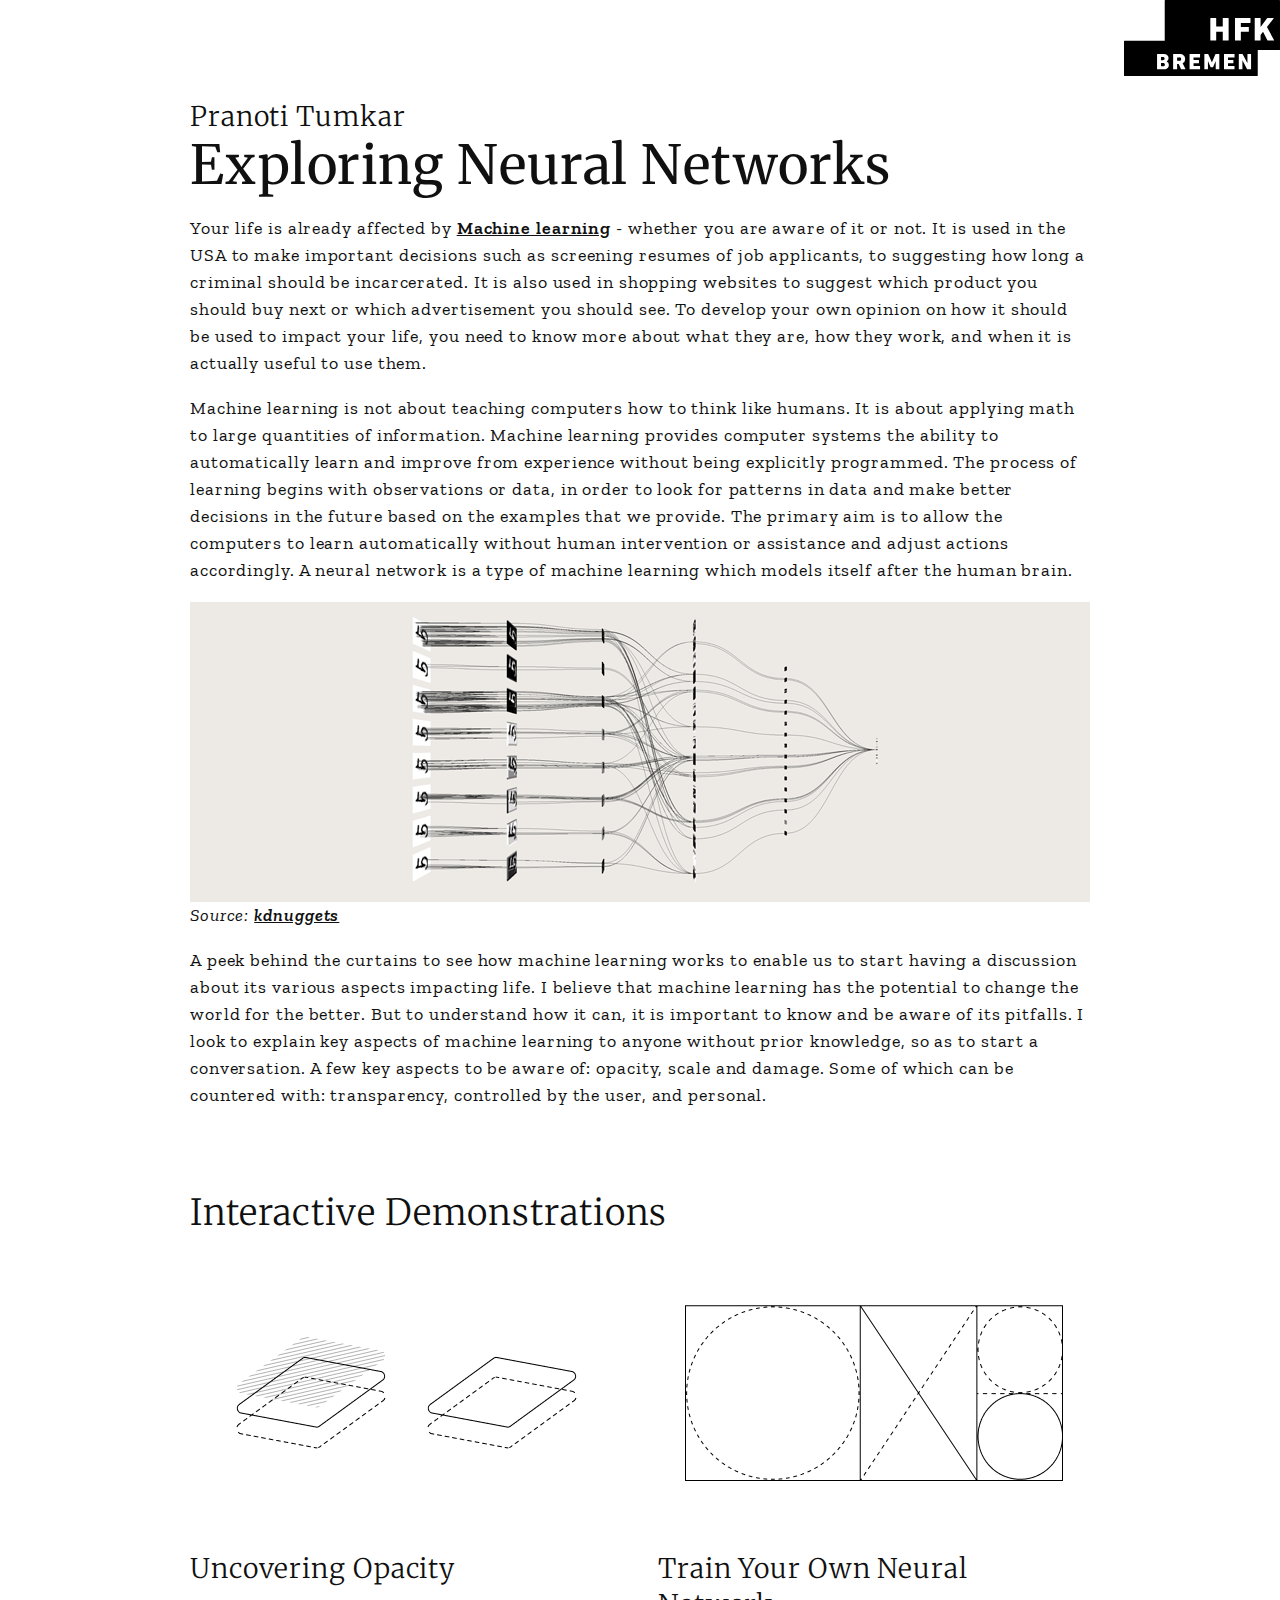
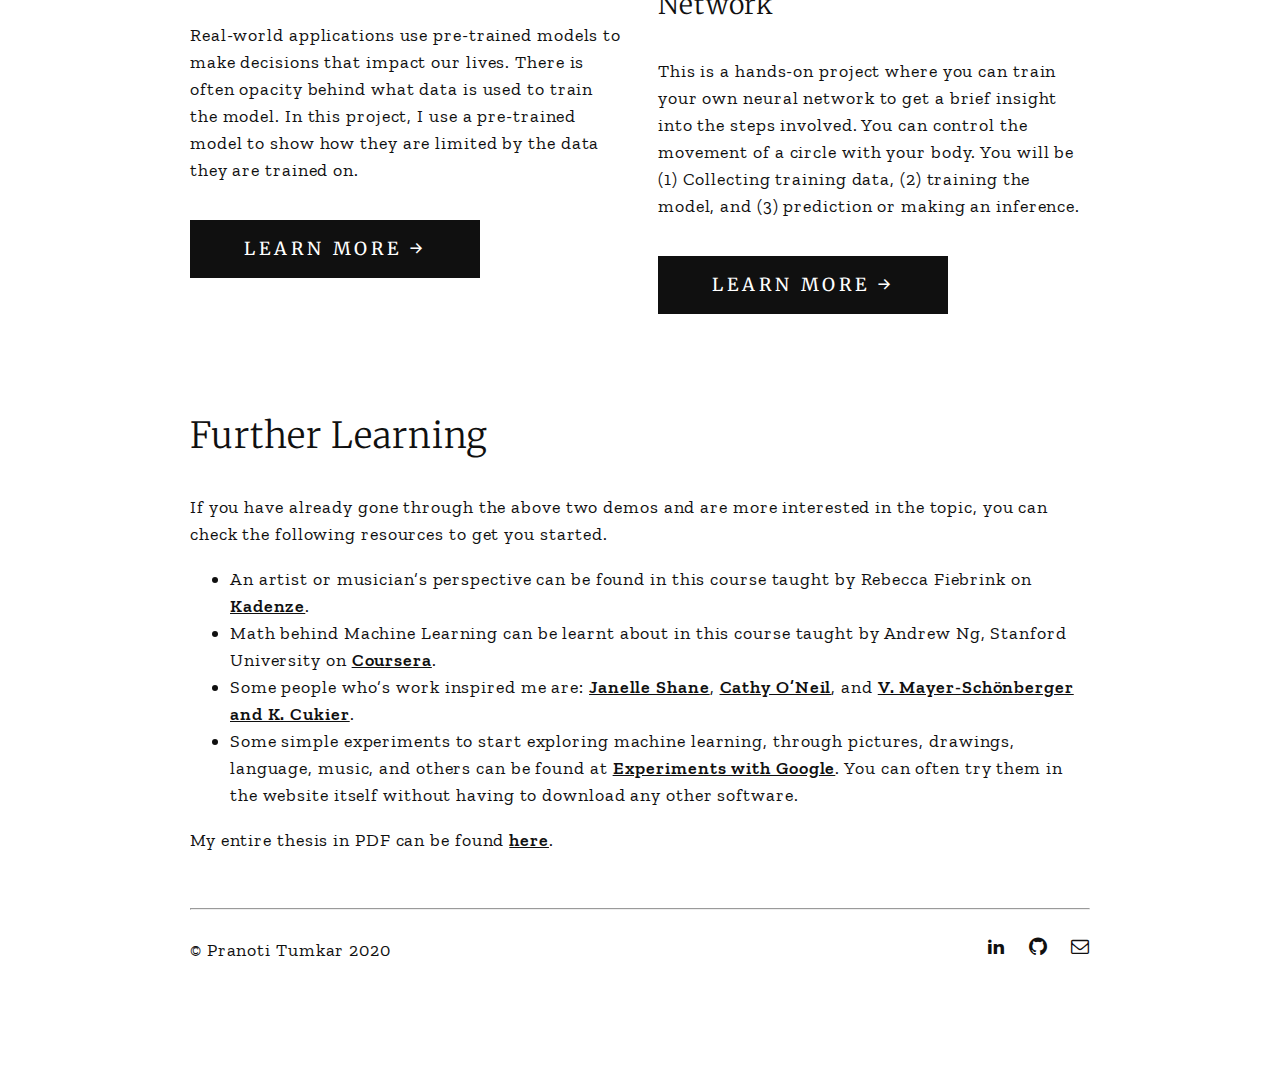
<file: index.html>
<html>

<head>
  <meta charset="UTF-8" />
  <meta http-equiv="X-UA-Compatible" content="IE=edge">
  <title>Exploring Neural Networks</title>
  <meta name="description" content="">
  <meta name="viewport" content="width=device-width, initial-scale=1">
  <!--
  <script language="javascript" type="text/javascript" src="libraries/p5.js"></script>
  <script language="javascript" src="libraries/p5.dom.js"></script>
  <script language="javascript" src="libraries/p5.sound.js"></script>
  //-->

  <!--
  <script src="https://cdn.jsdelivr.net/npm/p5@1.1.9/lib/p5.js"></script>
  <script src="https://unpkg.com/ml5@0.4.3/dist/ml5.min.js"></script>
  <script language="javascript" type="text/javascript" src="sketch.js"></script>
  //-->
  <link
    href="https://fonts.googleapis.com/css2?family=Merriweather:wght@300;400&family=Zilla+Slab:wght@400;600&display=swap"
    rel="stylesheet">
  <link rel="stylesheet" href="fonts/icomoon/style.css">
  <link rel="stylesheet" href="style.css">
</head>

<body>
  <img src="HFKlogo.svg" alt="HFK Logo" class="hfk-logo">

  <h4>Pranoti Tumkar</h4>
  <h1>Exploring Neural Networks</h1>
  <p>Your life is already affected by <a href="https://www.ibm.com/cloud/learn/machine-learning">Machine learning</a> -
    whether you are aware of it or not. It is used in the USA to make important decisions such as screening resumes of
    job applicants, to suggesting how long a criminal should be incarcerated. It is also used in shopping websites to
    suggest which product you should buy next or which advertisement you should see. To develop your own opinion on how
    it should be used to impact your life, you need to know more about what they are, how they work, and when it is
    actually useful to use them.</p>

  <p>Machine learning is not about teaching computers how to think like humans. It is about applying math to large
    quantities of information. Machine learning provides computer systems the ability to automatically learn and improve
    from experience without being explicitly programmed. The process of learning begins with observations or data, in
    order to look for patterns in data and make better decisions in the future based on the examples that we provide.
    The primary aim is to allow the computers to learn automatically without human intervention or assistance and adjust
    actions accordingly. A neural network is a type of machine learning which models itself after the human brain.</p>

  <img src="images/ml-featured-image.png" alt="">
  <em>Source: <a
      href="https://www.kdnuggets.com/2018/02/8-neural-network-architectures-machine-learning-researchers-need-learn.html">kdnuggets</a></em>

  <p>A peek behind the curtains to see how machine learning works to enable us to start having a discussion about its
    various aspects impacting life. I believe that machine learning has the potential to change the world for the
    better. But to understand how it can, it is important to know and be aware of its pitfalls. I look to explain key
    aspects of machine learning to anyone without prior knowledge, so as to start a conversation. A few key aspects to
    be aware of: opacity, scale and damage. Some of which can be countered with: transparency, controlled by the user,
    and personal.</p>

  <br>
  <h3>Interactive Demonstrations</h3>
  <div class="row">
    <div class="column-2 card">
      <img src="images/uncovering-opacity-featured-image.png" alt="">
      <h4><a href="./uncovering-opacity">Uncovering Opacity</a></h4>
      <p>Real-world applications use pre-trained models to make decisions that impact our lives. There is often opacity
        behind what data is used to train the model. In this project, I use a pre-trained model to show how they are
        limited by the data they are trained on. </p>
      <button onclick="window.location.href='./uncovering-opacity'">Learn more →</button>
    </div>

    <div class="column-2 card">
      <img src="images/train-your-own-featured-image.png" alt="">
      <h4><a href="./train-your-own-neural-network">Train Your Own Neural Network</a></h4>
      <p>This is a hands-on project where you can train your own neural network to get a brief insight into the steps
        involved. You can control the movement of a circle with your body. You will be (1) Collecting training data, (2)
        training the model, and (3) prediction or making an inference.</p>
      <button onclick="window.location.href='./train-your-own-neural-network'">Learn more →</button>
    </div>
  </div>

  <br>
  <h3>Further Learning</h3>
  <p>If you have already gone through the above two demos and are more interested in the topic, you can check the
    following resources to get you started.</p>
  <ul>
    <li>An artist or musician’s perspective can be found in this course taught by Rebecca Fiebrink on <a
        href="https://www.kadenze.com/courses/machine-learning-for-musicians-and-artists-v/info">Kadenze</a>.</li>
    <li>Math behind Machine Learning can be learnt about in this course taught by Andrew Ng, Stanford University on <a
        href="https://www.coursera.org/learn/machine-learning">Coursera</a>.</li>
    <li>Some people who’s work inspired me are:
      <a href="https://www.amazon.com/You-Look-Like-Thing-Love/dp/0316525243">Janelle Shane</a>,
      <a href="https://www.amazon.de/Weapons-Math-Destruction-Increases-Inequality/dp/0553418815">Cathy O’Neil</a>, and 
      <a href="https://www.amazon.com/Big-Data-Revolution-Transform-Think/dp/0544227751">V. Mayer-Schönberger and
      K. Cukier</a>.</li>
    <li>Some simple experiments to start exploring machine learning, through pictures, drawings, language, music, and
      others can be found at <a href="https://experiments.withgoogle.com/collection/ai">Experiments with Google</a>. You 
      can often try them in the website itself without having to download any other software.</li>
  </ul>
  <p>My entire thesis in PDF can be found <a href="">here</a>.</p>
</body>
<footer>
  <hr />
  <div>
    <div>
      <p>© Pranoti Tumkar 2020</p>
    </div>
    <div>
      <a href="http://www.linkedin.com/in/pranoti-tumkar"><span class="icon-linkedin2"></span></a>
      <a href="https://github.com/PranotiT"><span class="icon-github"></span></a>
      <a href="mailto:pranoti.tumkar01@gmail.com?subject=Hello!"><span class="icon-envelope-o"></span></a>
    </div>
  </div>
</footer>

</html>
</file>
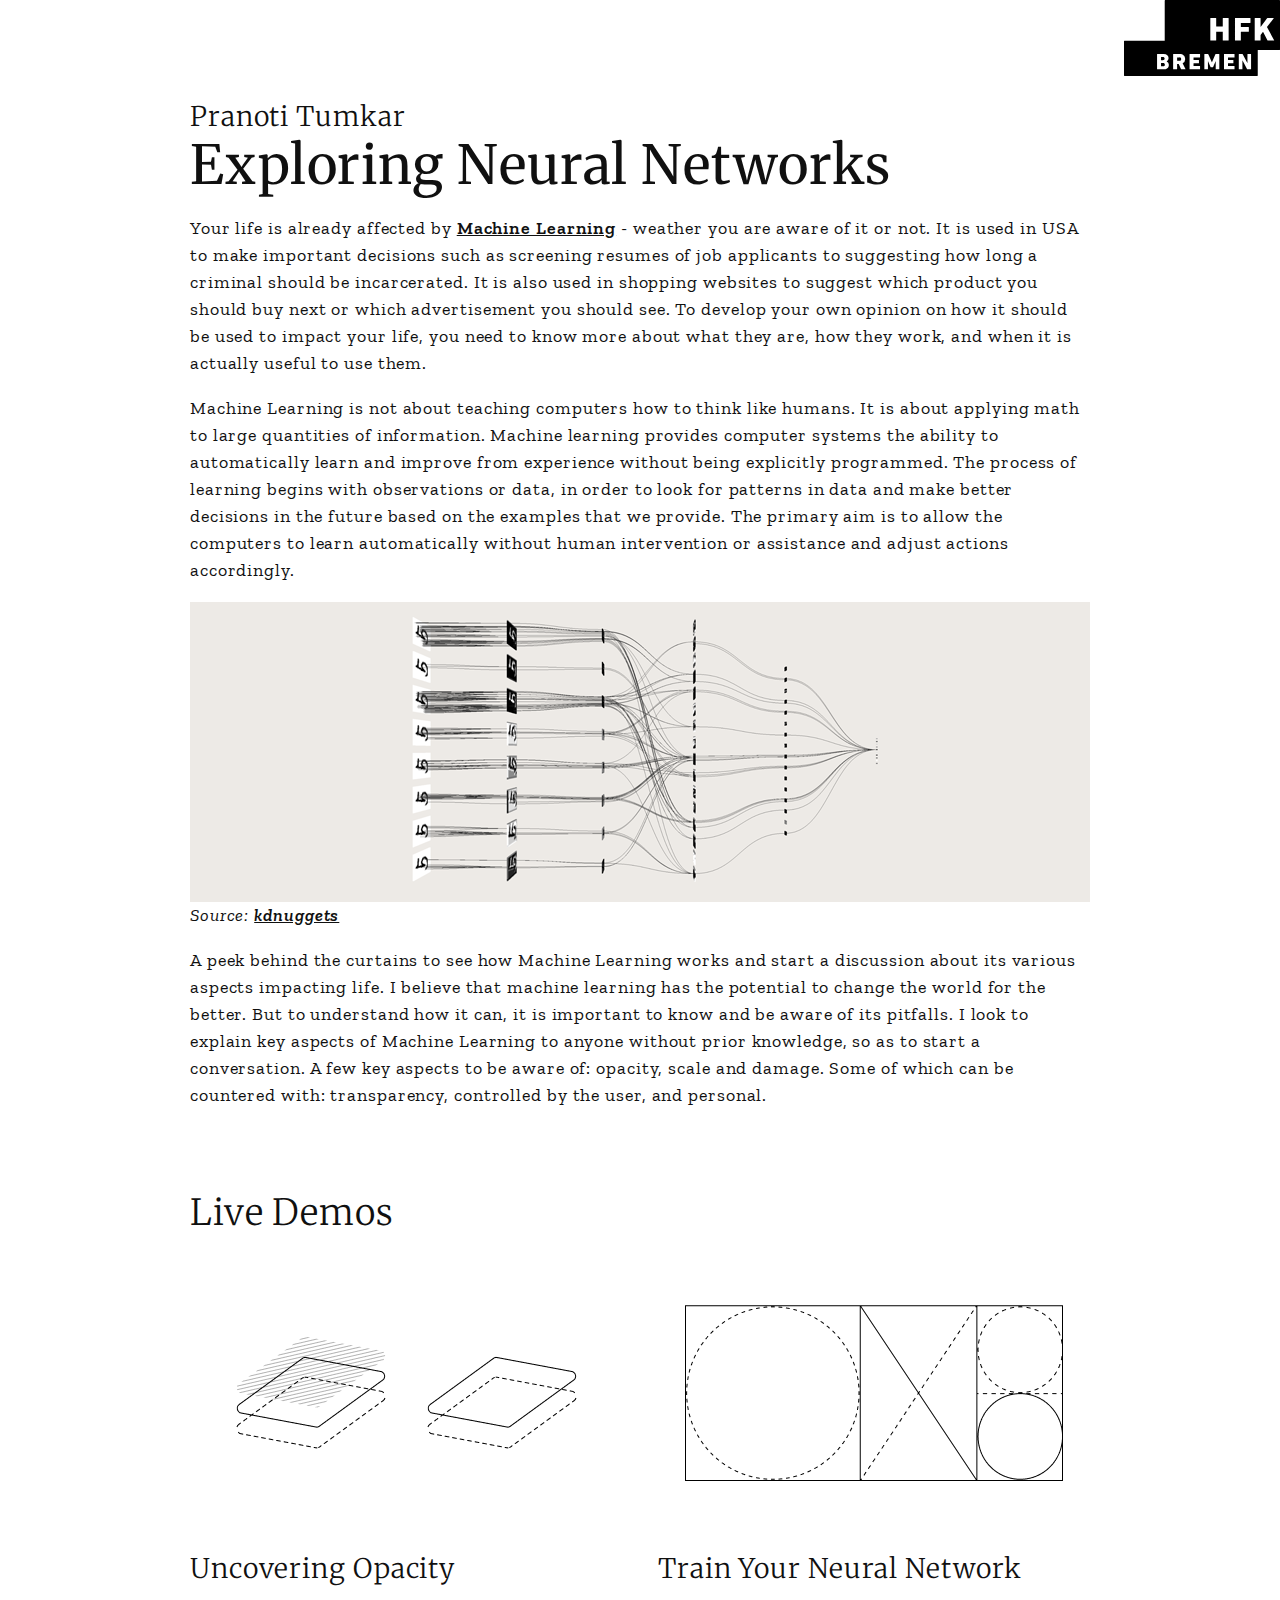
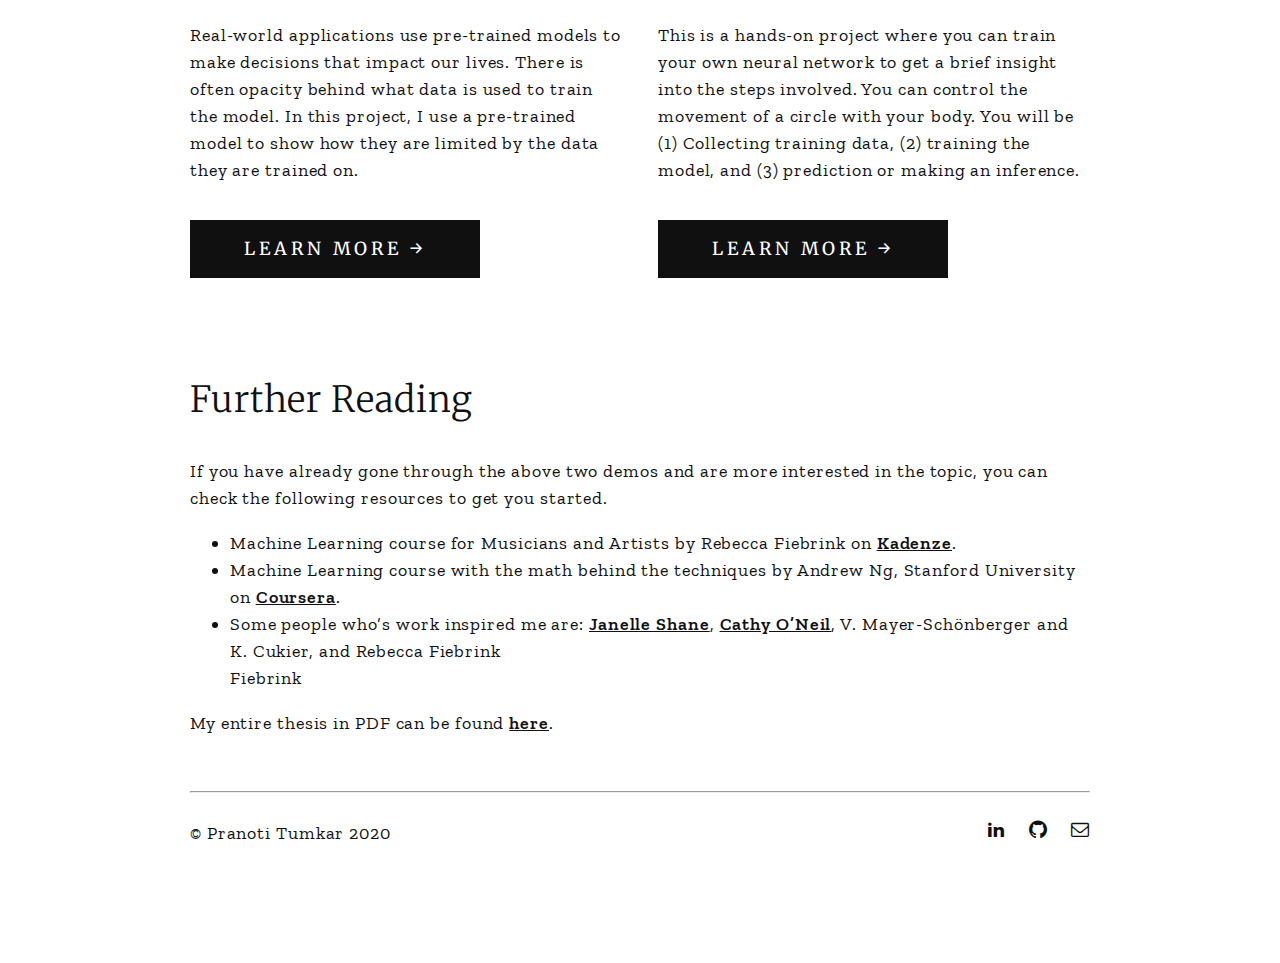
<file: Dev_WIP/index.html>
<html>

<head>
  <meta charset="UTF-8" />
  <meta http-equiv="X-UA-Compatible" content="IE=edge">
  <title>Exploring Neural Networks</title>
  <meta name="description" content="">
  <meta name="viewport" content="width=device-width, initial-scale=1">
  <!--
  <script language="javascript" type="text/javascript" src="libraries/p5.js"></script>
  <script language="javascript" src="libraries/p5.dom.js"></script>
  <script language="javascript" src="libraries/p5.sound.js"></script>
  //-->

  <!--
  <script src="https://cdn.jsdelivr.net/npm/p5@1.1.9/lib/p5.js"></script>
  <script src="https://unpkg.com/ml5@0.4.3/dist/ml5.min.js"></script>
  <script language="javascript" type="text/javascript" src="sketch.js"></script>
  //-->
  <link
    href="https://fonts.googleapis.com/css2?family=Merriweather:wght@300;400&family=Zilla+Slab:wght@400;600&display=swap"
    rel="stylesheet">
  <link rel="stylesheet" href="fonts/icomoon/style.css">
  <link rel="stylesheet" href="style.css">
</head>

<body>
  <img src="HFKlogo.svg" alt="HFK Logo" class="hfk-logo">

  <h4>Pranoti Tumkar</h4>
  <h1>Exploring Neural Networks</h1>
  <p>Your life is already affected by <a href="https://www.ibm.com/cloud/learn/machine-learning">Machine Learning</a> -
    weather you are aware of it or not. It is used in USA to make
    important decisions such as screening resumes of job applicants to suggesting how long a criminal should be
    incarcerated. It is also used in shopping websites to suggest which product you should buy next or which
    advertisement you should see. To develop your own opinion on how it should be used to impact your life, you need to
    know more about what they are, how they work, and when it is actually useful to use them.</p>

  <p>Machine Learning is not about teaching computers how to think like humans. It is about applying math to large
    quantities of information. Machine learning provides computer systems the ability to automatically learn and improve
    from experience without being explicitly programmed. The process of learning begins with observations or data, in
    order to look for patterns in data and make better decisions in the future based on the examples that we provide.
    The primary aim is to allow the computers to learn automatically without human intervention or assistance and adjust
    actions accordingly.</p>

  <img src="images/ml-featured-image.png" alt="">
  <em>Source: <a href="https://www.kdnuggets.com/2018/02/8-neural-network-architectures-machine-learning-researchers-need-learn.html">kdnuggets</a></em>

  <p>A peek behind the curtains to see how Machine Learning works and start a discussion about its various aspects
    impacting life. I believe that machine learning has the potential to change the world for the better. But to
    understand how it can, it is important to know and be aware of its pitfalls. I look to explain key aspects of
    Machine Learning to anyone without prior knowledge, so as to start a conversation. A few key aspects to be aware of:
    opacity, scale and damage. Some of which can be countered with: transparency, controlled by the user, and personal.
  </p>
  
  <br>
  <h3>Live Demos</h3>
  <div class="row">
    <div class="column-2 card">
      <img src="images/uncovering-opacity-featured-image.png" alt="">
      <h4><a href="./uncovering-opacity">Uncovering Opacity</a></h4>
      <p>
        Real-world applications use pre-trained models to make decisions that impact our lives. There is often opacity
        behind what data is used to train the model. In this project, I use a pre-trained model to show how they are
        limited by the data they are trained on. </p>
      <button onclick="window.location.href='./uncovering-opacity'">Learn more →</button>
    </div>

    <div class="column-2 card">
      <img src="images/train-your-own-featured-image.png" alt="">
      <h4><a href="./train-your-own-neural-network">Train Your Neural Network</a></h4>
      <p>This is a hands-on project where you can train your own neural network to get a brief insight into the steps
        involved. You can control the movement of a circle with your body. You will be (1) Collecting training data, (2)
        training the model, and (3) prediction or making an inference.</p>
      <button onclick="window.location.href='./train-your-own-neural-network'">Learn more →</button>
    </div>
  </div>

  <br>
  <h3>Further Reading</h3>
  <p>If you have already gone through the above two demos and are more interested in the topic, you can check the
    following resources to get you started.</p>
  <ul>
    <li>Machine Learning course for Musicians and Artists by Rebecca Fiebrink on <a
        href="https://www.kadenze.com/courses/machine-learning-for-musicians-and-artists-v/info">Kadenze</a>.</li>
    <li>Machine Learning course with the math behind the techniques by Andrew Ng, Stanford University on <a
        href="https://www.coursera.org/learn/machine-learning">Coursera</a>.</li>
    <li>Some people who’s work inspired me are:
      <a href="https://www.amazon.com/You-Look-Like-Thing-Love/dp/0316525243">Janelle Shane</a>,
      <a href="https://www.amazon.de/Weapons-Math-Destruction-Increases-Inequality/dp/0553418815">Cathy O’Neil</a>,
      <a href="https://www.amazon.com/Big-Data-Revolution-Transform-Think/dp/0544227751"></a> V. Mayer-Schönberger and
      K.
      Cukier</a>, and <a href="https://vimeo.com/287094397"></a> Rebecca Fiebrink </li>
    Fiebrink
  </ul>
  <p>My entire thesis in PDF can be found <a href="">here</a>.</p>
</body>
<footer>
  <hr />
  <div>
    <div>
      <p>© Pranoti Tumkar 2020</p>
    </div>
    <div>
      <a href="http://www.linkedin.com/in/pranoti-tumkar"><span class="icon-linkedin2"></span></a>
      <a href="https://github.com/PranotiT"><span class="icon-github"></span></a>
      <a href="mailto:pranoti.tumkar01@gmail.com?subject=Hello!"><span class="icon-envelope-o"></span></a>
    </div>
  </div>
</footer>

</html>
</file>
<file: fonts/icomoon/style.css>
@font-face {
  font-family: 'icomoon';
  src:  url('fonts/icomoon.eot?9pymt1');
  src:  url('fonts/icomoon.eot?9pymt1#iefix') format('embedded-opentype'),
    url('fonts/icomoon.ttf?9pymt1') format('truetype'),
    url('fonts/icomoon.woff?9pymt1') format('woff'),
    url('fonts/icomoon.svg?9pymt1#icomoon') format('svg');
  font-weight: normal;
  font-style: normal;
  font-display: block;
}

[class^="icon-"], [class*=" icon-"] {
  /* use !important to prevent issues with browser extensions that change fonts */
  font-family: 'icomoon' !important;
  speak: never;
  font-style: normal;
  font-weight: normal;
  font-variant: normal;
  text-transform: none;
  line-height: 1;

  /* Better Font Rendering =========== */
  -webkit-font-smoothing: antialiased;
  -moz-osx-font-smoothing: grayscale;
}

.icon-envelope-o:before {
  content: "\e900";
}
.icon-github:before {
  content: "\eab0";
}
.icon-linkedin2:before {
  content: "\eaca";
}
</file>
<file: style.css>
html {
  font-family: "Zilla Slab", serif;
  font-weight: 400;
  font-size: 18px;
  line-height: 1.5rem;
  letter-spacing: 0.05em;
  color: #101010;
  position: relative;
  padding: 5rem;
}

body {
  max-width: 50rem;
  margin-left: auto;
  margin-right: auto;
}

h1 {
  font-family: "Merriweather", serif;
  font-weight: 400;
  font-size: 3rem;
  line-height: 3.5rem;
  margin-top: -2rem;
  margin-bottom: 0;
  color: #101010;
}

h3 {
  font-family: "Merriweather", serif;
  font-weight: 300;
  font-size: 2rem;
  line-height: 2.5rem;
  color: #101010;
}

h4 {
  font-family: "Merriweather", serif;
  font-weight: 300;
  font-size: 1.5rem;
  line-height: 2rem;
  color: #101010;
}

h5 {
  font-family: "Merriweather", serif;
  font-weight: 300;
  font-size: 1.2rem;
  color: #101010;
}

button {
  font-family: "Merriweather", serif;
  font-size: 1rem;
  line-height: 1.25rem;
  text-align: center;
  letter-spacing: 0.2em;
  text-transform: uppercase;
  color: #ffffff;
  padding: 1rem 3rem;
  margin-top: 1rem;
  background: #101010;
  border: none;
  border-radius: 0;
  cursor: pointer;
  -webkit-transition: 0.25s ease-in-out;
  -moz-transition: 0.25s ease-in-out;
  -o-transition: 0.25s ease-in-out;
  transition: 0.25s ease-in-out;
}

button:hover {
  opacity: 0.5;
}

button:active {
  outline: 0;
}

footer {
  margin-top: 3rem;
}

footer > div {
  display: flex;
  justify-content: space-between;
}

footer > div > div > a {
  display: inline-block;
  margin-block-start: 1rem;
  margin-block-end: 1rem;
  margin-right: 1rem;
}

footer > div > div > a:last-child {
  margin-right: 0;
}

input[type="search"] {
  width: 100%;
  height: 3rem;
  border-radius: 0;
  border: 1px solid #101010;
  font-size: 10pt;
  padding-left: 1rem;

  font-family: "Zilla Slab", serif;
  font-weight: 400;
  font-size: 1rem;
  letter-spacing: 0.05em;
}

input[type="search"]:focus {
  border-radius: 0;
  outline: 0;
  border: 2px solid #101010;
}

input[type="search"]::-webkit-search-cancel-button {
  position: relative;
  right: 1rem;
  height: 1rem;
  width: 1rem;
}

a {
  color: #101010;
  text-decoration: underline;
  font-weight: 600;
  opacity: 1;
  -webkit-transition: 0.25s ease-in-out;
  -moz-transition: 0.25s ease-in-out;
  -o-transition: 0.25s ease-in-out;
  transition: 0.25s ease-in-out;
}

a:visited {
  color: #101010;
}

a:hover {
  opacity: 0.5;
  text-decoration-style: solid;
}

h4 > a {
  text-decoration: none;
  font-weight: 300;
}

h4 > a:visited {
  text-decoration: none;
}

h4 > a:hover {
  opacity: 0.5;
  text-decoration: underline;
  text-decoration-style: solid;
}

footer > div > div > a, footer > div > div > a:visited, footer > div > div > a:hover {
  text-decoration: none;
}

::-webkit-scrollbar {
  width: 8px;
}

::-webkit-scrollbar-thumb {
  background: #c4c4c4;
  border-radius: 1px;
}
::-webkit-scrollbar-thumb:hover {
  background: #808080;
}

.row {
  display: table;
  margin: 2rem 0;
}

.column-2, .column-4 {
  display: table-cell;
  padding-right: 2rem;
}

.column-2:last-child, .column-4:last-child {
  padding-right: 0;
}

.column-2{
  width: 24rem;
}

.column-4{
  width: 12rem;
}

.result-box {
  height: 25rem;
  overflow-y: scroll;
  border: 1px solid #101010;
  border-top: none;
  padding: 1rem;
}

.result-box > ol > li {
  margin-bottom: 1.5rem;
}

.styled-numbering {
  list-style: none;
  counter-reset: counter;
  margin: 0;
  padding: 0;
  padding-left: 4rem;
}

.styled-numbering li {
  counter-increment: counter;
  margin-bottom: 1.5rem;
  position: relative;
}

.styled-numbering li::before {
  content: counter(counter);
  font-family: "Merriweather", serif;
  font-size: 1rem;
  text-align: center;
  color: #ffffff;

  width: 2rem;
  height: 2rem;
  padding-top: 0.25rem;
  background: #101010;

  position: absolute;
  top: .25rem;
  left: calc(-1 * 3rem - 10px);
}

.hfk-logo {
  position: absolute;
  top: 0;
  right: 0;
}

.canvasControls {
  display: flex;
  align-items: center;
  justify-content: space-between;
  bottom: 0;
  right: 0;
}

.canvasControls > .button {
  min-width: 15%;
}

.canvasControls > .button > button {
  font-size: 0.85rem;
  letter-spacing: 0.1rem;
  padding: 1rem 1.5rem;
  margin-top: 0;
  width: 100%;
}

.canvasControls > .button > button:hover {
  font-size: 0.85rem;
  opacity: 0.5;
}

.canvasControls > #addButton > button {
  background: #ffffff;
  border: 2px solid #000000;
  color: #000000;
}

/* Hides the slider so custom styles can be added */
.canvasControls > .slider > input[type="range"] {
  -webkit-appearance: none;
  background: transparent;
}

.canvasControls > .slider > input[type="range"]::-webkit-slider-thumb {
  -webkit-appearance: none;
}

.canvasControls > .slider > input[type="range"]:focus {
  outline: none;
}

.canvasControls > .slider > input[type="range"]::-ms-track {
  cursor: pointer;
  background: transparent;
  border-color: transparent;
  color: transparent;
}

/*Real styling starts from here*/

.canvasControls > .slider{
  padding: 0.5rem 1rem 0.5rem 0;
  min-width: 30%;
}

.canvasControls > .slider > input[type="range"] {
  padding: 1rem 0;
  min-width: 100%;
}

.canvasControls > .slider > input[type="range"]::-webkit-slider-thumb {
  -webkit-appearance: none;
  border: none;
  height: 0.75rem;
  width: 0.75rem;
  border-radius: 1rem;
  background: #000000;
  cursor: pointer;
  margin-top: -5px;
  -webkit-transition: 0.25s ease-in-out;
  transition: 0.25s ease-in-out;
}

.canvasControls > .slider > input[type="range"]::-moz-range-thumb {
  border: none;
  height: 0.75rem;
  width: 0.75rem;
  border-radius: 1rem;
  background: #000000;
  cursor: pointer;
  -moz-transition: 0.25s ease-in-out;
  transition: 0.25s ease-in-out;
}

.canvasControls > .slider > input[type="range"]::-ms-thumb {
  border: none;
  height: 0.75rem;
  width: 0.75rem;
  border-radius: 1rem;
  background: #000000;
  cursor: pointer;
  transition: 0.25s ease-in-out;
  -webkit-transform-origin: 50% 50%;
}

.canvasControls > .slider > input[type="range"]:hover::-webkit-slider-thumb {
  -webkit-transform: scale(1.33);
}

.canvasControls > .slider > input[type="range"]:hover::-moz-range-thumb {
  height: 1rem;
  width: 1rem;
}

.canvasControls > .slider > input[type="range"]:hover::-ms-thumb {
  height: 1rem;
  width: 1rem;
}

.canvasControls > .slider > input[type="range"]::-webkit-slider-runnable-track {
  width: 100%;
  height: 0.25rem;
  cursor: pointer;
  background: #000000;
  border-radius: 0.25rem;
  border: none;
}

.canvasControls
  > .slider
  > input[type="range"]:focus::-webkit-slider-runnable-track {
    background: #000000;
}

.canvasControls > .slider > input[type="range"]::-moz-range-track {
  width: 100%;
  height: 0.25rem;
  cursor: pointer;
  background: #000000;
  border-radius: 0.25rem;
  border: none;
}

.canvasControls > .slider > input[type="range"]::-ms-track {
  width: 100%;
  height: 0.25rem;
  cursor: pointer;
  background: transparent;
  border-color: transparent;
  border-width: 1rem 0;
  color: transparent;
}

.canvasControls > .slider > input[type="range"]::-ms-fill-lower {
  background: #000000;
  border: none;
  border-radius: 0.25rem;
}

.canvasControls > .slider > input[type="range"]:focus::-ms-fill-lower {
  background: #000000;
}

.canvasControls > .slider > input[type="range"]::-ms-fill-upper {
  background: #000000;
  border: none;
  border-radius: 0.25rem;
}

.canvasControls > .slider > input[type="range"]:focus::-ms-fill-upper {
  background: #000000;
}

#canvasContainer > canvas {
  display: block;
  margin-left: auto;
  margin-right: auto;
}

.textRotator {
  border: solid 1px;
  display: flex;
  justify-content: space-between;
  padding: 1rem;
  margin: 1rem 0;
}

#prev, #next {
  font-size: 2rem;
  cursor: pointer;
}

@media only screen and (max-width: 900px) {
  html {
    padding: 20vh 10vw 10vh 10vw;
  }

  h1 {
    font-size: 2rem;
    line-height: 2.5rem;
    margin-top: -1.5rem;
    margin-bottom: 0;
  }

  h3 {
    font-size: 1.5rem;
    line-height: 2rem;
  }

  h4 {
    font-size: 1.25rem;
    line-height: 1.75rem;
  }

  img {
    max-width: 80vw;
  }

  button {
    font-size: 0.75rem;
    line-height: 1.25rem;
    text-align: center;
    letter-spacing: 0.2em;
    text-transform: uppercase;
    padding: 1rem 1.5rem;
  }

  .row {
    display: block;
  }

  .column-2, .column-4 {
    display: block;
    margin: 2rem auto;
    padding: 0;
    width: 100%;
  }
}
</file>
<file: Dev_WIP/fonts/icomoon/style.css>
@font-face {
  font-family: 'icomoon';
  src:  url('fonts/icomoon.eot?9pymt1');
  src:  url('fonts/icomoon.eot?9pymt1#iefix') format('embedded-opentype'),
    url('fonts/icomoon.ttf?9pymt1') format('truetype'),
    url('fonts/icomoon.woff?9pymt1') format('woff'),
    url('fonts/icomoon.svg?9pymt1#icomoon') format('svg');
  font-weight: normal;
  font-style: normal;
  font-display: block;
}

[class^="icon-"], [class*=" icon-"] {
  /* use !important to prevent issues with browser extensions that change fonts */
  font-family: 'icomoon' !important;
  speak: never;
  font-style: normal;
  font-weight: normal;
  font-variant: normal;
  text-transform: none;
  line-height: 1;

  /* Better Font Rendering =========== */
  -webkit-font-smoothing: antialiased;
  -moz-osx-font-smoothing: grayscale;
}

.icon-envelope-o:before {
  content: "\e900";
}
.icon-github:before {
  content: "\eab0";
}
.icon-linkedin2:before {
  content: "\eaca";
}
</file>
<file: Dev_WIP/style.css>
html {
  font-family: "Zilla Slab", serif;
  font-weight: 400;
  font-size: 18px;
  line-height: 1.5rem;
  letter-spacing: 0.05em;
  color: #101010;
  position: relative;
  padding: 5rem;
}

body {
  max-width: 50rem;
  margin-left: auto;
  margin-right: auto;
}

h1 {
  font-family: "Merriweather", serif;
  font-weight: 400;
  font-size: 3rem;
  line-height: 3.5rem;
  margin-top: -2rem;
  margin-bottom: 0;
  color: #101010;
}

h3 {
  font-family: "Merriweather", serif;
  font-weight: 300;
  font-size: 2rem;
  line-height: 2.5rem;
  color: #101010;
}

h4 {
  font-family: "Merriweather", serif;
  font-weight: 300;
  font-size: 1.5rem;
  line-height: 2rem;
  color: #101010;
}

h5 {
  font-family: "Merriweather", serif;
  font-weight: 300;
  font-size: 1.2rem;
  color: #101010;
}

button {
  font-family: "Merriweather", serif;
  font-size: 1rem;
  line-height: 1.25rem;
  text-align: center;
  letter-spacing: 0.2em;
  text-transform: uppercase;
  color: #ffffff;
  padding: 1rem 3rem;
  margin-top: 1rem;
  background: #101010;
  border: none;
  border-radius: 0;
  cursor: pointer;
  -webkit-transition: 0.25s ease-in-out;
  -moz-transition: 0.25s ease-in-out;
  -o-transition: 0.25s ease-in-out;
  transition: 0.25s ease-in-out;
}

button:hover {
  opacity: 0.5;
}

button:active {
  outline: 0;
}

footer {
  margin-top: 3rem;
}

footer > div {
  display: flex;
  justify-content: space-between;
}

footer > div > div > a {
  display: inline-block;
  margin-block-start: 1rem;
  margin-block-end: 1rem;
  margin-right: 1rem;
}

footer > div > div > a:last-child {
  margin-right: 0;
}

input[type="search"] {
  width: 100%;
  height: 3rem;
  border-radius: 0;
  border: 1px solid #101010;
  font-size: 10pt;
  padding-left: 1rem;

  font-family: "Zilla Slab", serif;
  font-weight: 400;
  font-size: 1rem;
  letter-spacing: 0.05em;
}

input[type="search"]:focus {
  border-radius: 0;
  outline: 0;
  border: 2px solid #101010;
}

input[type="search"]::-webkit-search-cancel-button {
  position: relative;
  right: 1rem;
  height: 1rem;
  width: 1rem;
}

a {
  color: #101010;
  text-decoration: underline;
  font-weight: 600;
  opacity: 1;
  -webkit-transition: 0.25s ease-in-out;
  -moz-transition: 0.25s ease-in-out;
  -o-transition: 0.25s ease-in-out;
  transition: 0.25s ease-in-out;
}

a:visited {
  color: #101010;
}

a:hover {
  opacity: 0.5;
  text-decoration-style: solid;
}

h4 > a {
  text-decoration: none;
  font-weight: 300;
}

h4 > a:visited {
  text-decoration: none;
}

h4 > a:hover {
  opacity: 0.5;
  text-decoration: underline;
  text-decoration-style: solid;
}

footer > div > div > a, footer > div > div > a:visited, footer > div > div > a:hover {
  text-decoration: none;
}

::-webkit-scrollbar {
  width: 8px;
}

::-webkit-scrollbar-thumb {
  background: #c4c4c4;
  border-radius: 1px;
}
::-webkit-scrollbar-thumb:hover {
  background: #808080;
}

.row {
  display: table;
  margin: 2rem 0;
}

.column-2, .column-4 {
  display: table-cell;
  padding-right: 2rem;
}

.column-2:last-child, .column-4:last-child {
  padding-right: 0;
}

.column-2{
  width: 24rem;
}

.column-4{
  width: 12rem;
}

.result-box {
  height: 25rem;
  overflow-y: scroll;
  border: 1px solid #101010;
  border-top: none;
  padding: 1rem;
}

.result-box > ol > li {
  margin-bottom: 1.5rem;
}

.styled-numbering {
  list-style: none;
  counter-reset: counter;
  margin: 0;
  padding: 0;
  padding-left: 4rem;
}

.styled-numbering li {
  counter-increment: counter;
  margin-bottom: 1.5rem;
  position: relative;
}

.styled-numbering li::before {
  content: counter(counter);
  font-family: "Merriweather", serif;
  font-size: 1rem;
  text-align: center;
  color: #ffffff;

  width: 2rem;
  height: 2rem;
  padding-top: 0.25rem;
  background: #101010;

  position: absolute;
  top: .25rem;
  left: calc(-1 * 3rem - 10px);
}

.hfk-logo {
  position: absolute;
  top: 0;
  right: 0;
}

.canvasControls {
  display: flex;
  align-items: center;
  justify-content: space-between;
  bottom: 0;
  right: 0;
}

.canvasControls > .button {
  min-width: 30%;
}

.canvasControls > .button > button {
  font-size: 0.85rem;
  letter-spacing: 0.1rem;
  padding: 0.5rem 1rem;
  margin-top: 0;
  width: 100%;
}

.canvasControls > .button > button:hover {
  font-size: 0.85rem;
  opacity: 0.5;
}

.canvasControls > #addButton > button {
  background: #ffffff;
  border: 2px solid #000000;
  color: #000000;
}

/* Hides the slider so custom styles can be added */
.canvasControls > .slider > input[type="range"] {
  -webkit-appearance: none;
  background: transparent;
}

.canvasControls > .slider > input[type="range"]::-webkit-slider-thumb {
  -webkit-appearance: none;
}

.canvasControls > .slider > input[type="range"]:focus {
  outline: none;
}

.canvasControls > .slider > input[type="range"]::-ms-track {
  cursor: pointer;
  background: transparent;
  border-color: transparent;
  color: transparent;
}

/*Real styling starts from here*/

.canvasControls > .slider{
  padding: 0.5rem 1rem 0.5rem 0;
  min-width: 30%;
}

.canvasControls > .slider > input[type="range"] {
  padding: 1rem 0;
  min-width: 100%;
}

.canvasControls > .slider > input[type="range"]::-webkit-slider-thumb {
  -webkit-appearance: none;
  border: none;
  height: 0.75rem;
  width: 0.75rem;
  border-radius: 1rem;
  background: #000000;
  cursor: pointer;
  margin-top: -5px;
  -webkit-transition: 0.25s ease-in-out;
  transition: 0.25s ease-in-out;
}

.canvasControls > .slider > input[type="range"]::-moz-range-thumb {
  border: none;
  height: 0.75rem;
  width: 0.75rem;
  border-radius: 1rem;
  background: #000000;
  cursor: pointer;
  -moz-transition: 0.25s ease-in-out;
  transition: 0.25s ease-in-out;
}

.canvasControls > .slider > input[type="range"]::-ms-thumb {
  border: none;
  height: 0.75rem;
  width: 0.75rem;
  border-radius: 1rem;
  background: #000000;
  cursor: pointer;
  transition: 0.25s ease-in-out;
  -webkit-transform-origin: 50% 50%;
}

.canvasControls > .slider > input[type="range"]:hover::-webkit-slider-thumb {
  -webkit-transform: scale(1.33);
}

.canvasControls > .slider > input[type="range"]:hover::-moz-range-thumb {
  height: 1rem;
  width: 1rem;
}

.canvasControls > .slider > input[type="range"]:hover::-ms-thumb {
  height: 1rem;
  width: 1rem;
}

.canvasControls > .slider > input[type="range"]::-webkit-slider-runnable-track {
  width: 100%;
  height: 0.25rem;
  cursor: pointer;
  background: #000000;
  border-radius: 0.25rem;
  border: none;
}

.canvasControls
  > .slider
  > input[type="range"]:focus::-webkit-slider-runnable-track {
    background: #000000;
}

.canvasControls > .slider > input[type="range"]::-moz-range-track {
  width: 100%;
  height: 0.25rem;
  cursor: pointer;
  background: #000000;
  border-radius: 0.25rem;
  border: none;
}

.canvasControls > .slider > input[type="range"]::-ms-track {
  width: 100%;
  height: 0.25rem;
  cursor: pointer;
  background: transparent;
  border-color: transparent;
  border-width: 1rem 0;
  color: transparent;
}

.canvasControls > .slider > input[type="range"]::-ms-fill-lower {
  background: #000000;
  border: none;
  border-radius: 0.25rem;
}

.canvasControls > .slider > input[type="range"]:focus::-ms-fill-lower {
  background: #000000;
}

.canvasControls > .slider > input[type="range"]::-ms-fill-upper {
  background: #000000;
  border: none;
  border-radius: 0.25rem;
}

.canvasControls > .slider > input[type="range"]:focus::-ms-fill-upper {
  background: #000000;
}

#canvasContainer > canvas {
  display: block;
  margin-left: auto;
  margin-right: auto;
}

@media only screen and (max-width: 900px) {
  html {
    padding: 20vh 10vw 10vh 10vw;
  }

  h1 {
    font-size: 2rem;
    line-height: 2.5rem;
    margin-top: -1.5rem;
    margin-bottom: 0;
  }

  h3 {
    font-size: 1.5rem;
    line-height: 2rem;
  }

  h4 {
    font-size: 1.25rem;
    line-height: 1.75rem;
  }

  img {
    max-width: 80vw;
  }

  button {
    font-size: 0.75rem;
    line-height: 1.25rem;
    text-align: center;
    letter-spacing: 0.2em;
    text-transform: uppercase;
    padding: 1rem 1.5rem;
  }

  .row {
    display: block;
  }

  .column-2, .column-4 {
    display: block;
    margin: 2rem auto;
    padding: 0;
    width: 100%;
  }
}
</file>
